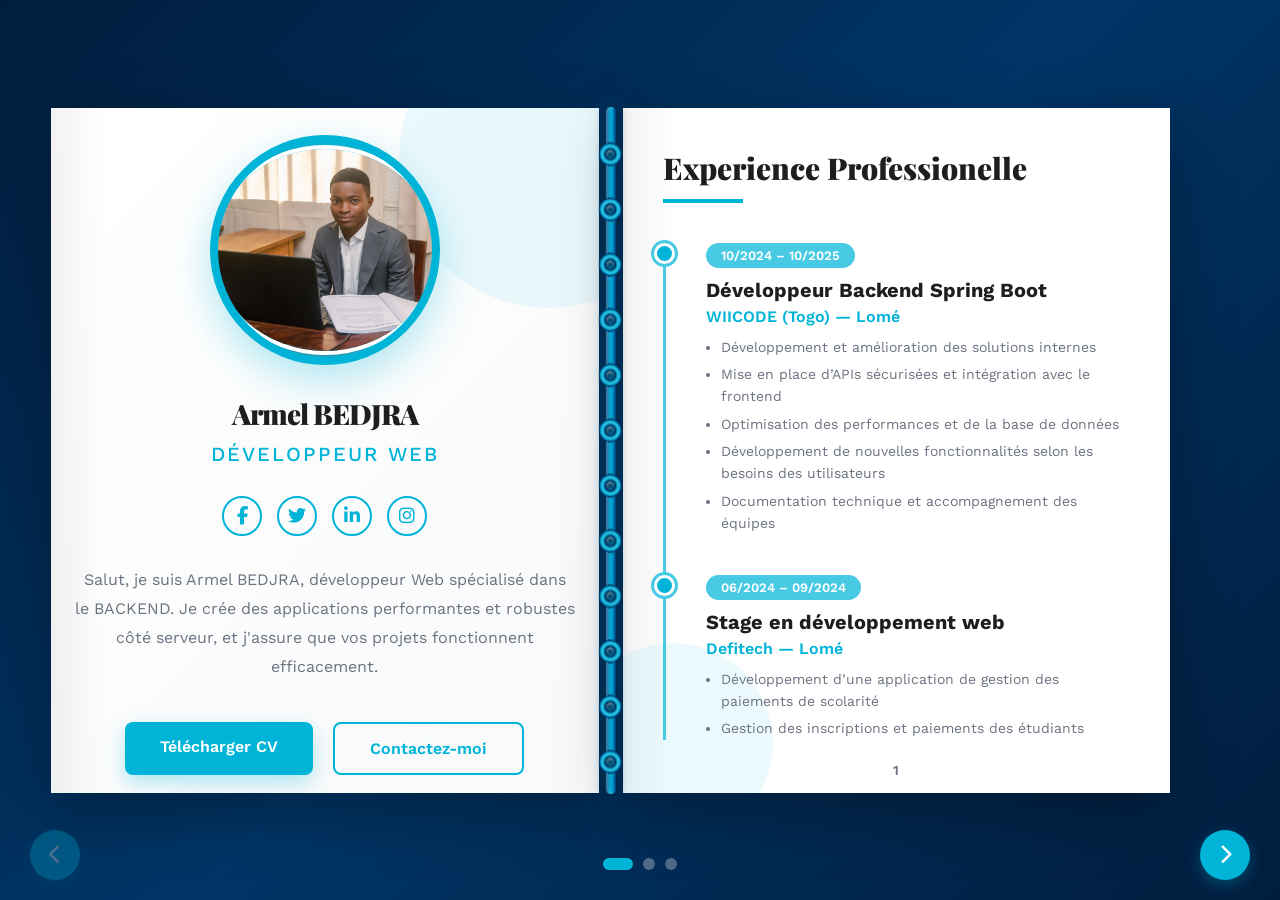
<file: index.html>
<!DOCTYPE html>
<html lang="fr">

<head>
    <meta charset="UTF-8">
    <meta name="viewport" content="width=device-width, initial-scale=1.0">
    <title>Portfolio - Armel bedjra</title>

    <!-- Fonts -->
    <link
        href="https://fonts.googleapis.com/css2?family=Playfair+Display:wght@700;900&family=Work+Sans:wght@300;400;500;600&display=swap"
        rel="stylesheet">
    <link rel="stylesheet" href="https://cdnjs.cloudflare.com/ajax/libs/font-awesome/6.4.0/css/all.min.css">

    <!-- CSS -->
    <link rel="stylesheet" href="style.css">
    <link rel="stylesheet" href="Responsivite.css">
    <link rel="stylesheet" href="page1.css">
    <link rel="stylesheet" href="page2.css">
</head>

<body>

    <div class="book-container">
        <div class="book">

            <!-- Page 1 -->
            <div class="page page-left" id="page-1">
                <div class="deco-circle deco-1"></div>
                <div class="profile-section">
                    <div class="profile-image">
                        <img src="assets/profile.JPG" alt="Profil">
                    </div>
                    <h6 class="name">Armel BEDJRA</h6>
                    <p class="title">Développeur Web</p>

                    <div class="social-links">
                        <a href="#" class="social-link"><i class="fab fa-facebook-f"></i></a>
                        <a href="#" class="social-link"><i class="fab fa-twitter"></i></a>
                        <a href="#" class="social-link"><i class="fab fa-linkedin-in"></i></a>
                        <a href="#" class="social-link"><i class="fab fa-instagram"></i></a>
                    </div>

                    <p class="bio">
                        Salut, je suis Armel BEDJRA, développeur Web spécialisé dans le BACKEND.
                        Je crée des applications performantes et robustes côté serveur,
                        et j'assure que vos projets fonctionnent efficacement.
                    </p>

                    <div class="buttons">
                        <a href="#" class="btn btn-primary">Télécharger CV</a>
                        <a href="#" class="btn btn-secondary">Contactez-moi</a>
                    </div>
                </div>
            </div>


            <!-- Page 2 -->
            <div class="page page-right" id="page-2">
                <div class="deco-circle deco-2"></div>
                <div class="experience-section">
                    <h2 class="section-title"> Experience Professionelle</h2>
                    <div class="timeline">
                        <!-- Expérience 1 -->
                        <div class="timeline-item">
                            <span class="job-period">10/2024 – 10/2025</span>
                            <h3 class="job-title">Développeur Backend Spring Boot</h3>
                            <p class="job-company">WIICODE (Togo) — Lomé</p>
                            <ul class="job-description">
                                <li>Développement et amélioration des solutions internes</li>
                                <li>Mise en place d’APIs sécurisées et intégration avec le frontend</li>
                                <li>Optimisation des performances et de la base de données</li>
                                <li>Développement de nouvelles fonctionnalités selon les besoins des utilisateurs</li>
                                <li>Documentation technique et accompagnement des équipes</li>
                            </ul>
                        </div>

                        <!-- Expérience 2 -->
                        <div class="timeline-item">
                            <span class="job-period">06/2024 – 09/2024</span>
                            <h3 class="job-title">Stage en développement web</h3>
                            <p class="job-company">Defitech — Lomé</p>
                            <ul class="job-description">
                                <li>Développement d’une application de gestion des paiements de scolarité</li>
                                <li>Gestion des inscriptions et paiements des étudiants</li>
                            </ul>
                        </div>
                    </div>
                </div>
                <div class="page-number">1</div>

            </div>

        </div>


        <!-- Page 3 -->




    </div>

    <!-- Navigation -->
    <div class="nav-arrows">
        <button class="arrow-btn" id="prev-btn" disabled>
            <i class="fas fa-chevron-left"></i>
        </button>
        <button class="arrow-btn" id="next-btn">
            <i class="fas fa-chevron-right"></i>
        </button>
    </div>

    <!-- Dots -->
    <div class="page-indicator">
        <div class="page-dot active" data-page="1"></div>
        <div class="page-dot" data-page="2"></div>
        <div class="page-dot" data-page="3"></div>
    </div>

    <script src="script.js"></script>
</body>

</html>
</file>
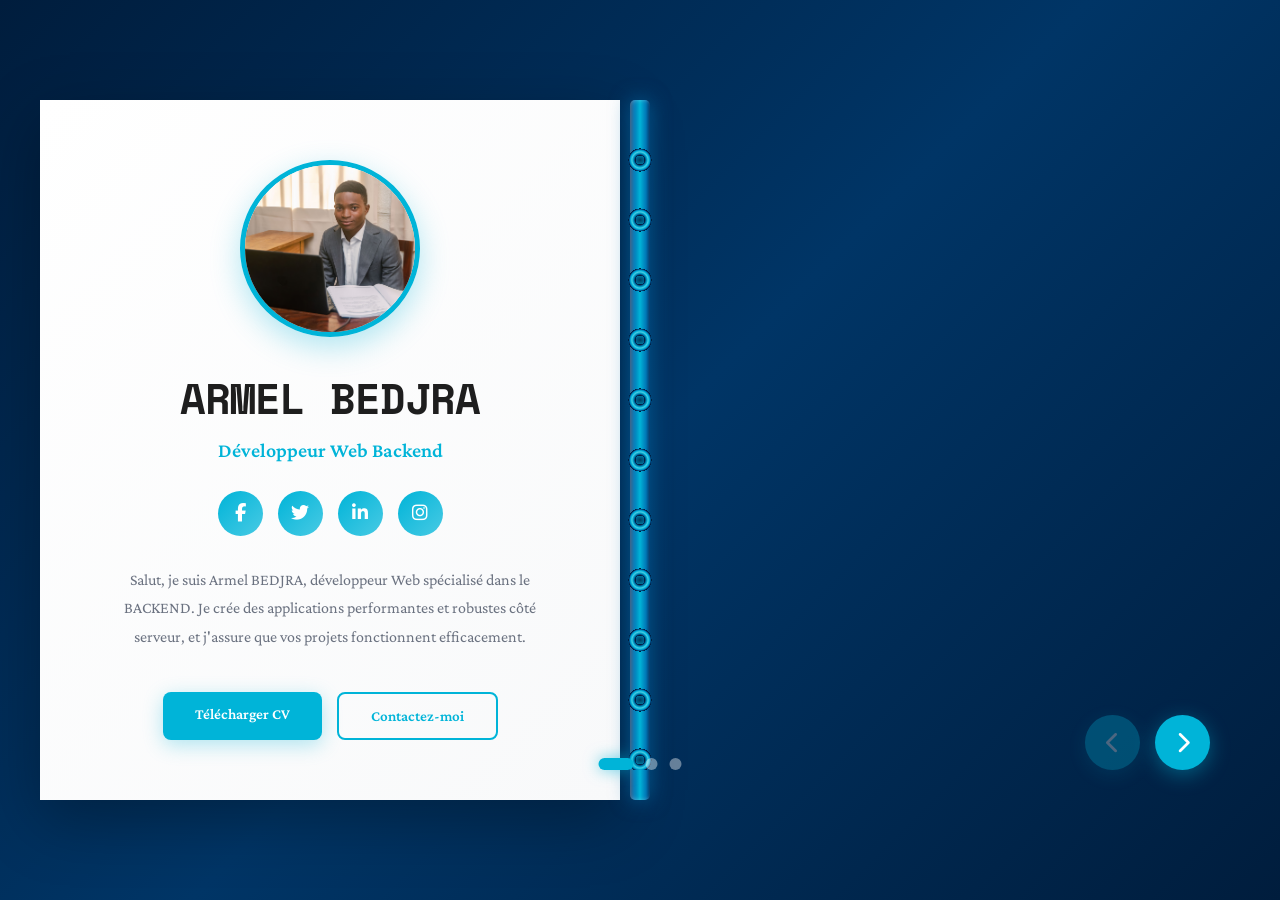
<file: Untitled-1.html>
<!DOCTYPE html>
<html lang="fr">

<head>
    <meta charset="UTF-8">
    <meta name="viewport" content="width=device-width, initial-scale=1.0">
    <title>Portfolio - Armel Bedjra</title>

    <!-- Fonts -->
    <link href="https://fonts.googleapis.com/css2?family=Crimson+Pro:wght@400;600;700&family=Space+Mono:wght@400;700&display=swap" rel="stylesheet">
    <link rel="stylesheet" href="https://cdnjs.cloudflare.com/ajax/libs/font-awesome/6.4.0/css/all.min.css">

    <style>
        * {
            margin: 0;
            padding: 0;
            box-sizing: border-box;
        }

        :root {
            --primary-blue: #00b4d8;
            --dark-blue: #0077b6;
            --accent-cyan: #48cae4;
            --bg-dark: #03045e;
            --text-dark: #1e1e1e;
            --text-light: #6b7280;
            --white: #ffffff;
            --shadow: rgba(0, 0, 0, 0.3);
        }

        body {
            font-family: 'Crimson Pro', serif;
            background: linear-gradient(135deg, #001d3d 0%, #003566 50%, #001d3d 100%);
            min-height: 100vh;
            display: flex;
            justify-content: center;
            align-items: center;
            padding: 20px;
            overflow-x: hidden;
        }

        .book-container {
            position: relative;
            width: 100%;
            max-width: 1200px;
            height: 700px;
            perspective: 2000px;
        }

        .book {
            position: relative;
            width: 100%;
            height: 100%;
            display: flex;
            justify-content: center;
            align-items: center;
            transform-style: preserve-3d;
        }

        /* Reliure centrale */
        .book::before {
            content: '';
            position: absolute;
            top: 0;
            left: 50%;
            transform: translateX(-50%);
            width: 20px;
            height: 100%;
            background: linear-gradient(to right,
                    #003566 0%,
                    #0077b6 20%,
                    #00b4d8 50%,
                    #0077b6 80%,
                    #003566 100%);
            border-radius: 5px;
            box-shadow:
                0 0 20px rgba(0, 119, 182, 0.6),
                inset 2px 0 4px rgba(255, 255, 255, 0.3);
            z-index: 100;
        }

        /* Anneaux de spirale */
        .book::after {
            content: '';
            position: absolute;
            top: 30px;
            left: 50%;
            transform: translateX(-50%);
            width: 100%;
            height: calc(100% - 60px);
            z-index: 101;
            pointer-events: none;
            background-image:
                radial-gradient(circle 8px at center, rgba(0, 29, 61, 0.8) 0%, transparent 100%),
                radial-gradient(circle 16px at center,
                    transparent 0%, transparent 28%,
                    #001d3d 28%, #003566 32%,
                    #0077b6 36%, #00b4d8 42%,
                    #48cae4 50%, #00b4d8 58%,
                    #0077b6 64%, #003566 68%,
                    #001d3d 72%, transparent 72%);
            background-size: 40px 60px;
            background-position: center top;
            background-repeat: repeat-y;
        }

        .page {
            position: absolute;
            width: calc(50% - 20px);
            height: 100%;
            background: var(--white);
            box-shadow: 0 20px 60px var(--shadow);
            padding: 60px 50px;
            overflow-y: auto;
            overflow-x: hidden;
            transform-style: preserve-3d;
            transition: transform 0.8s cubic-bezier(0.645, 0.045, 0.355, 1),
                        opacity 0.8s ease;
        }

        .page::-webkit-scrollbar {
            width: 6px;
        }

        .page::-webkit-scrollbar-track {
            background: #f1f1f1;
        }

        .page::-webkit-scrollbar-thumb {
            background: var(--primary-blue);
            border-radius: 3px;
        }

        .page-left {
            left: 0;
            transform-origin: right center;
            background: linear-gradient(135deg, #ffffff 0%, #f8f9fa 100%);
        }

        .page-right {
            right: 0;
            transform-origin: left center;
            background: linear-gradient(135deg, #f8f9fa 0%, #ffffff 100%);
        }

        .page.hidden {
            opacity: 0;
            pointer-events: none;
        }

        /* Page 1 - Profile */
        .profile-section {
            display: flex;
            flex-direction: column;
            align-items: center;
            text-align: center;
            height: 100%;
            justify-content: center;
        }

        .profile-image {
            width: 180px;
            height: 180px;
            border-radius: 50%;
            overflow: hidden;
            border: 5px solid var(--primary-blue);
            box-shadow: 0 10px 30px rgba(0, 180, 216, 0.3);
            margin-bottom: 30px;
            animation: fadeInScale 0.8s ease-out;
        }

        @keyframes fadeInScale {
            from {
                opacity: 0;
                transform: scale(0.8);
            }
            to {
                opacity: 1;
                transform: scale(1);
            }
        }

        .profile-image img {
            width: 100%;
            height: 100%;
            object-fit: cover;
        }

        .name {
            font-size: 42px;
            font-weight: 700;
            color: var(--text-dark);
            margin-bottom: 10px;
            font-family: 'Space Mono', monospace;
            letter-spacing: -1px;
        }

        .title {
            font-size: 20px;
            color: var(--primary-blue);
            font-weight: 600;
            margin-bottom: 30px;
        }

        .social-links {
            display: flex;
            gap: 15px;
            margin-bottom: 30px;
        }

        .social-link {
            width: 45px;
            height: 45px;
            border-radius: 50%;
            background: linear-gradient(135deg, var(--primary-blue), var(--accent-cyan));
            color: var(--white);
            display: flex;
            align-items: center;
            justify-content: center;
            text-decoration: none;
            transition: all 0.3s ease;
            font-size: 18px;
        }

        .social-link:hover {
            transform: translateY(-5px) scale(1.1);
            box-shadow: 0 10px 25px rgba(0, 180, 216, 0.4);
        }

        .bio {
            font-size: 16px;
            line-height: 1.8;
            color: var(--text-light);
            margin-bottom: 40px;
            max-width: 450px;
        }

        .buttons {
            display: flex;
            gap: 15px;
            flex-wrap: wrap;
            justify-content: center;
        }

        .btn {
            padding: 14px 32px;
            border-radius: 8px;
            text-decoration: none;
            font-weight: 600;
            font-size: 15px;
            transition: all 0.3s ease;
            display: inline-block;
        }

        .btn-primary {
            background: var(--primary-blue);
            color: var(--white);
            box-shadow: 0 5px 20px rgba(0, 180, 216, 0.3);
        }

        .btn-primary:hover {
            background: var(--dark-blue);
            transform: translateY(-3px);
            box-shadow: 0 8px 30px rgba(0, 180, 216, 0.5);
        }

        .btn-secondary {
            background: transparent;
            color: var(--primary-blue);
            border: 2px solid var(--primary-blue);
        }

        .btn-secondary:hover {
            background: var(--primary-blue);
            color: var(--white);
            transform: translateY(-3px);
        }

        /* Page 2 - Experience */
        .experience-section {
            padding: 20px 0;
        }

        .section-title {
            font-size: 36px;
            font-weight: 700;
            color: var(--text-dark);
            margin-bottom: 40px;
            position: relative;
            padding-bottom: 15px;
            font-family: 'Space Mono', monospace;
        }

        .section-title::after {
            content: '';
            position: absolute;
            bottom: 0;
            left: 0;
            width: 80px;
            height: 4px;
            background: linear-gradient(90deg, var(--primary-blue), var(--accent-cyan));
            border-radius: 2px;
        }

        .timeline {
            position: relative;
            padding-left: 30px;
        }

        .timeline::before {
            content: '';
            position: absolute;
            left: 0;
            top: 0;
            bottom: 0;
            width: 3px;
            background: linear-gradient(180deg, var(--primary-blue), var(--accent-cyan));
        }

        .timeline-item {
            position: relative;
            margin-bottom: 40px;
            padding-left: 30px;
        }

        .timeline-item::before {
            content: '';
            position: absolute;
            left: -34px;
            top: 5px;
            width: 14px;
            height: 14px;
            border-radius: 50%;
            background: var(--primary-blue);
            border: 3px solid var(--white);
            box-shadow: 0 0 0 3px var(--primary-blue);
        }

        .job-period {
            display: inline-block;
            background: var(--accent-cyan);
            color: var(--white);
            padding: 6px 16px;
            border-radius: 20px;
            font-size: 13px;
            font-weight: 600;
            margin-bottom: 12px;
            font-family: 'Space Mono', monospace;
        }

        .job-title {
            font-size: 22px;
            font-weight: 700;
            color: var(--text-dark);
            margin-bottom: 8px;
        }

        .job-company {
            font-size: 16px;
            color: var(--primary-blue);
            font-weight: 600;
            margin-bottom: 15px;
        }

        .job-description {
            list-style: none;
            padding-left: 0;
        }

        .job-description li {
            font-size: 15px;
            line-height: 1.7;
            color: var(--text-light);
            margin-bottom: 10px;
            padding-left: 25px;
            position: relative;
        }

        .job-description li::before {
            content: '▹';
            position: absolute;
            left: 0;
            color: var(--primary-blue);
            font-weight: bold;
            font-size: 18px;
        }

        /* Page 3 - Skills */
        .skills-section {
            padding: 20px 0;
        }

        .skills-grid {
            display: grid;
            grid-template-columns: 1fr;
            gap: 25px;
            margin-top: 30px;
        }

        .skill-card {
            background: linear-gradient(135deg, #f8f9fa 0%, #ffffff 100%);
            padding: 30px;
            border-radius: 15px;
            border: 2px solid var(--accent-cyan);
            transition: all 0.3s ease;
        }

        .skill-card:hover {
            transform: translateY(-5px);
            box-shadow: 0 15px 40px rgba(0, 180, 216, 0.2);
            border-color: var(--primary-blue);
        }

        .skill-icon {
            font-size: 40px;
            color: var(--primary-blue);
            margin-bottom: 15px;
        }

        .skill-name {
            font-size: 22px;
            font-weight: 700;
            color: var(--text-dark);
            margin-bottom: 10px;
            font-family: 'Space Mono', monospace;
        }

        .skill-description {
            font-size: 15px;
            line-height: 1.7;
            color: var(--text-light);
            margin-bottom: 15px;
        }

        /* Navigation */
        .nav-arrows {
            position: absolute;
            bottom: 30px;
            right: 30px;
            display: flex;
            gap: 15px;
            z-index: 200;
        }

        .arrow-btn {
            width: 55px;
            height: 55px;
            border-radius: 50%;
            background: var(--primary-blue);
            color: var(--white);
            border: none;
            cursor: pointer;
            display: flex;
            align-items: center;
            justify-content: center;
            font-size: 22px;
            transition: all 0.3s ease;
            box-shadow: 0 5px 20px rgba(0, 180, 216, 0.4);
        }

        .arrow-btn:hover:not(:disabled) {
            background: var(--dark-blue);
            transform: scale(1.1);
            box-shadow: 0 8px 30px rgba(0, 180, 216, 0.6);
        }

        .arrow-btn:disabled {
            opacity: 0.3;
            cursor: not-allowed;
        }

        .page-indicator {
            position: absolute;
            bottom: 30px;
            left: 50%;
            transform: translateX(-50%);
            display: flex;
            gap: 12px;
            z-index: 200;
        }

        .page-dot {
            width: 12px;
            height: 12px;
            border-radius: 50%;
            background: rgba(255, 255, 255, 0.4);
            cursor: pointer;
            transition: all 0.3s ease;
        }

        .page-dot:hover {
            background: rgba(255, 255, 255, 0.7);
        }

        .page-dot.active {
            background: var(--primary-blue);
            width: 35px;
            border-radius: 6px;
            box-shadow: 0 0 15px rgba(0, 180, 216, 0.6);
        }

        /* Responsive */
        @media (max-width: 768px) {
            .book::before,
            .book::after {
                display: none;
            }

            .book-container {
                height: auto;
                min-height: 600px;
            }

            .book {
                flex-direction: column;
            }

            .page {
                position: relative;
                width: 100%;
                margin-bottom: 20px;
            }

            .page-left,
            .page-right {
                left: auto;
                right: auto;
            }

            .name {
                font-size: 32px;
            }

            .section-title {
                font-size: 28px;
            }
        }
    </style>
</head>

<body>
    <div class="book-container">
        <div class="book">
            <!-- Page 1 - Profile -->
            <div class="page page-left" id="page-1">
                <div class="profile-section">
                    <div class="profile-image">
                        <img src="assets/profile.JPG" alt="Profil">
                    </div>
                    <h1 class="name">ARMEL BEDJRA</h1>
                    <p class="title">Développeur Web Backend</p>

                    <div class="social-links">
                        <a href="#" class="social-link"><i class="fab fa-facebook-f"></i></a>
                        <a href="#" class="social-link"><i class="fab fa-twitter"></i></a>
                        <a href="#" class="social-link"><i class="fab fa-linkedin-in"></i></a>
                        <a href="#" class="social-link"><i class="fab fa-instagram"></i></a>
                    </div>

                    <p class="bio">
                        Salut, je suis Armel BEDJRA, développeur Web spécialisé dans le BACKEND.
                        Je crée des applications performantes et robustes côté serveur,
                        et j'assure que vos projets fonctionnent efficacement.
                    </p>

                    <div class="buttons">
                        <a href="#" class="btn btn-primary">Télécharger CV</a>
                        <a href="#" class="btn btn-secondary">Contactez-moi</a>
                    </div>
                </div>
            </div>

            <!-- Page 2 - Experience -->
            <div class="page page-right hidden" id="page-2">
                <div class="experience-section">
                    <h2 class="section-title">Expérience Professionnelle</h2>
                    <div class="timeline">
                        <div class="timeline-item">
                            <span class="job-period">10/2024 – 10/2025</span>
                            <h3 class="job-title">Développeur Backend Spring Boot</h3>
                            <p class="job-company">WIICODE (Togo) — Lomé</p>
                            <ul class="job-description">
                                <li>Développement et amélioration des solutions internes</li>
                                <li>Mise en place d'APIs sécurisées et intégration avec le frontend</li>
                                <li>Optimisation des performances et de la base de données</li>
                                <li>Développement de nouvelles fonctionnalités selon les besoins des utilisateurs</li>
                                <li>Documentation technique et accompagnement des équipes</li>
                            </ul>
                        </div>

                        <div class="timeline-item">
                            <span class="job-period">06/2024 – 09/2024</span>
                            <h3 class="job-title">Stage en développement web</h3>
                            <p class="job-company">Defitech — Lomé</p>
                            <ul class="job-description">
                                <li>Développement d'une application de gestion des paiements de scolarité</li>
                                <li>Gestion des inscriptions et paiements des étudiants</li>
                            </ul>
                        </div>
                    </div>
                </div>
            </div>

            <!-- Page 3 - Skills -->
            <div class="page page-left hidden" id="page-3">
                <div class="skills-section">
                    <h2 class="section-title">Compétences</h2>
                    <div class="skills-grid">
                        <div class="skill-card">
                            <div class="skill-icon"><i class="fab fa-java"></i></div>
                            <h3 class="skill-name">Backend Development</h3>
                            <p class="skill-description">
                                Expertise en Spring Boot, API REST, sécurité et architecture microservices.
                            </p>
                        </div>

                        <div class="skill-card">
                            <div class="skill-icon"><i class="fas fa-database"></i></div>
                            <h3 class="skill-name">Bases de données</h3>
                            <p class="skill-description">
                                Maîtrise de SQL, PostgreSQL, MySQL et optimisation des requêtes.
                            </p>
                        </div>

                        <div class="skill-card">
                            <div class="skill-icon"><i class="fas fa-code"></i></div>
                            <h3 class="skill-name">Développement Web</h3>
                            <p class="skill-description">
                                HTML, CSS, JavaScript et intégration frontend-backend.
                            </p>
                        </div>

                        <div class="skill-card">
                            <div class="skill-icon"><i class="fas fa-tools"></i></div>
                            <h3 class="skill-name">Outils & DevOps</h3>
                            <p class="skill-description">
                                Git, Docker, CI/CD et déploiement d'applications.
                            </p>
                        </div>
                    </div>
                </div>
            </div>
        </div>

        <!-- Navigation -->
        <div class="page-indicator">
            <div class="page-dot active" data-page="1"></div>
            <div class="page-dot" data-page="2"></div>
            <div class="page-dot" data-page="3"></div>
        </div>

        <div class="nav-arrows">
            <button class="arrow-btn" id="prev-btn" disabled>
                <i class="fas fa-chevron-left"></i>
            </button>
            <button class="arrow-btn" id="next-btn">
                <i class="fas fa-chevron-right"></i>
            </button>
        </div>
    </div>

    <script>
        let currentPage = 1;
        const totalPages = 3;

        const pages = {
            1: document.getElementById('page-1'),
            2: document.getElementById('page-2'),
            3: document.getElementById('page-3')
        };

        const prevBtn = document.getElementById('prev-btn');
        const nextBtn = document.getElementById('next-btn');
        const pageDots = document.querySelectorAll('.page-dot');

        function updatePages() {
            // Cacher toutes les pages
            Object.values(pages).forEach(page => {
                page.classList.add('hidden');
            });

            // Afficher la page courante et sa page opposée
            if (currentPage === 1) {
                pages[1].classList.remove('hidden');
            } else if (currentPage === 2) {
                pages[2].classList.remove('hidden');
            } else if (currentPage === 3) {
                pages[3].classList.remove('hidden');
            }

            // Mise à jour des boutons
            prevBtn.disabled = currentPage === 1;
            nextBtn.disabled = currentPage === totalPages;

            // Mise à jour des indicateurs
            pageDots.forEach((dot, index) => {
                dot.classList.toggle('active', index + 1 === currentPage);
            });
        }

        function goToPage(pageNum) {
            if (pageNum >= 1 && pageNum <= totalPages) {
                currentPage = pageNum;
                updatePages();
            }
        }

        nextBtn.addEventListener('click', () => {
            if (currentPage < totalPages) {
                goToPage(currentPage + 1);
            }
        });

        prevBtn.addEventListener('click', () => {
            if (currentPage > 1) {
                goToPage(currentPage - 1);
            }
        });

        pageDots.forEach(dot => {
            dot.addEventListener('click', () => {
                const pageNum = parseInt(dot.dataset.page);
                goToPage(pageNum);
            });
        });

        // Initialisation
        updatePages();
    </script>
</body>

</html>
</file>
<file: style.css>
* {
    margin: 0;
    padding: 0;
    box-sizing: border-box;
}

:root {
    --primary-blue: #00b4d8;
    --dark-blue: #0077b6;
    --accent-cyan: #48cae4;
    --bg-dark: #03045e;
    --text-dark: #1e1e1e;
    --text-light: #6b7280;
    --white: #ffffff;
    --shadow: rgba(0, 0, 0, 0.3);
}

body {
    font-family: 'Work Sans', sans-serif;
    background: linear-gradient(135deg, #001d3d 0%, #003566 50%, #001d3d 100%);
    min-height: 100vh;
    display: flex;
    justify-content: center;
    align-items: center;
    padding: 20px;
    perspective: 2000px;
    overflow-x: hidden;
}

.book-container {
    position: relative;
    width: 95%;
    max-width: 1400px;
    height: 685px;
    transform-style: preserve-3d;
    animation: floatIn 1.5s ease-out;
}

@keyframes floatIn {
    from {
        opacity: 0;
        transform: translateY(50px) rotateY(-15deg);
    }

    to {
        opacity: 1;
        transform: translateY(0) rotateY(0deg);
    }
}

.book {
    position: relative;
    width: 95%;
    height: 100%;
    display: flex;
    transform-style: preserve-3d;
}



/* ============================================
   RELIURE SPIRALE AVEC ANNEAUX CIRCULAIRES
   Adaptée aux couleurs du portfolio (bleu)
   ============================================ */

.book::before {
    content: '';
    position: absolute;
    top: 0;
    left: 50%;
    transform: translateX(-50%) translateZ(6px);
    width: 10px;
    height: 100%;
    background: linear-gradient(
        to right,
        #003566 0%,
        #0077b6 20%,
        #00b4d8 50%,
        #0077b6 80%,
        #003566 100%
    );
    border-radius: 5px;
    box-shadow: 
        0 0 15px rgba(0, 119, 182, 0.5),
        inset 2px 0 3px rgba(255, 255, 255, 0.3),
        -2px 0 8px rgba(0, 0, 0, 0.3),
        2px 0 8px rgba(0, 0, 0, 0.3);
    z-index: 20;
    pointer-events: none;
}

.book::after {
    content: '';
    position: absolute;
    top: 20px;
    left: 50%;
    transform: translateX(-50%) translateZ(9px);
    width: 100%;
    height: calc(100% - 40px);
    z-index: 21;
    pointer-events: none;
    
    /* Anneaux de spirale répétés avec couleurs bleues */
    background-image: 
        /* Ombre intérieure de l'anneau */
        radial-gradient(circle 8px at center,
            rgba(0, 29, 61, 0.8) 0%,
            transparent 100%
        ),
        /* Anneau principal avec gradient bleu métallique */
        radial-gradient(circle 16px at center,
            transparent 0%,
            transparent 28%,
            #001d3d 28%,
            #003566 32%,
            #0077b6 36%,
            #00b4d8 42%,
            #48cae4 50%,
            #00b4d8 58%,
            #0077b6 64%,
            #003566 68%,
            #001d3d 72%,
            transparent 72%,
            transparent 100%
        ),
        /* Reflet brillant sur l'anneau */
        radial-gradient(ellipse 12px 6px at 48% 45%,
            rgba(255, 255, 255, 0.7) 0%,
            rgba(72, 202, 228, 0.4) 50%,
            transparent 100%
        );
    
    background-size: 40px 55px;
    background-position: center top;
    background-repeat: repeat-y;
}

/* ============================================
   MASQUER LA RELIURE SUR MOBILE
   ============================================ */

@media (max-width: 768px) {
    .book::before,
    .book::after {
        display: none;
    }
}

.page {
    position: absolute;
    width: calc(50% - 12px);
    height: 100%;
    background: var(--white);
    box-shadow: 0 20px 60px var(--shadow);
    padding: 20px;
    transform-origin: left center;
    transform-style: preserve-3d;
    transition: transform 1s cubic-bezier(0.645, 0.045, 0.355, 1);
    overflow-y: auto;
    overflow-x: hidden;
    
}

.page {
    transition:
        transform 1s cubic-bezier(0.645, 0.045, 0.355, 1),
        box-shadow 0.6s ease;
}


.page::-webkit-scrollbar {
    width: 6px;
}

.page::-webkit-scrollbar-track {
    background: #f1f1f1;
}

.page::-webkit-scrollbar-thumb {
    background: var(--primary-blue);
    border-radius: 3px;
}



.page::before {
    content: '';
    position: absolute;
    top: 0;
    left: 0;
    width: 95%;



    height: 100%;
    background: linear-gradient(90deg, rgba(0, 0, 0, 0.05) 0%, transparent 10%);
    pointer-events: none;
}

.page-left {
    left: 0;
    background: linear-gradient(135deg, #ffffff 0%, #f8f9fa 100%);
}

.page-right {
    left: calc(50% + 12px);
    transform-origin: left center;
}


.page.flipped {
    transform: rotateY(-180deg);
    pointer-events: none;
    box-shadow: -30px 0 50px rgba(0, 0, 0, 0.25);
}




/* Page 3 - Skills */
.skills-section {
    padding: 40px 20px;
}

.skills-grid {
    display: grid;
    grid-template-columns: repeat(2, 1fr);
    gap: 30px;
    margin-top: 30px;
}

.skill-card {
    background: linear-gradient(135deg, #f8f9fa 0%, #ffffff 100%);
    padding: 30px;
    border-radius: 15px;
    border: 2px solid var(--accent-cyan);
    transition: all 0.3s ease;
    animation: fadeInUp 0.6s ease-out backwards;
}

.skill-card:nth-child(1) {
    animation-delay: 0s;
}

.skill-card:nth-child(2) {
    animation-delay: 0.1s;
}

.skill-card:nth-child(3) {
    animation-delay: 0.2s;
}

.skill-card:nth-child(4) {
    animation-delay: 0.3s;
}

@keyframes fadeInUp {
    from {
        opacity: 0;
        transform: translateY(20px);
    }
    to {
        opacity: 1;
        transform: translateY(0);
    }
}

.skill-card:hover {
    transform: translateY(-10px);
    box-shadow: 0 15px 40px rgba(0, 180, 216, 0.2);
    border-color: var(--primary-blue);
}

.skill-icon {
    font-size: 40px;
    color: var(--primary-blue);
    margin-bottom: 15px;
}

.skill-name {
    font-size: 20px;
    font-weight: 700;
    color: var(--text-dark);
    margin-bottom: 10px;
}

.skill-description {
    font-size: 14px;
    line-height: 1.6;
    color: var(--text-light);
    margin-bottom: 15px;
}

.btn-read-more {
    background: var(--primary-blue);
    color: var(--white);
    padding: 10px 25px;
    border-radius: 6px;
    font-size: 14px;
    font-weight: 600;
    text-decoration: none;
    display: inline-block;
    transition: all 0.3s ease;
}

.btn-read-more:hover {
    background: var(--dark-blue);
    transform: translateX(5px);
}

/* Navigation */
.nav-arrows {
    position: absolute;
    bottom: 20px; /* distance depuis le bas */
    width: 100%;
    display: flex;
    justify-content: space-between; /* un à gauche, un à droite */
    padding: 0 30px; /* distance des bords */
    z-index: 1000;
}

.arrow-btn {
    width: 50px;
    height: 50px;
    border-radius: 50%;
    background: var(--primary-blue);
    color: var(--white);
    border: none;
    cursor: pointer;
    display: flex;
    align-items: center;
    justify-content: center;
    font-size: 20px;
    transition: all 0.3s ease;
    box-shadow: 0 5px 15px rgba(0, 180, 216, 0.3);
}

.arrow-btn:hover:not(:disabled) {
    background: var(--dark-blue);
    transform: scale(1.1);
    box-shadow: 0 8px 25px rgba(0, 180, 216, 0.5);
}

.arrow-btn:disabled {
    opacity: 0.3;
    cursor: not-allowed;
}




.page-indicator {
    position: absolute;
    bottom: 30px;
    left: 50%;
    transform: translateX(-50%);
    display: flex;
    gap: 10px;
    z-index: 1000;
}

.page-dot {
    width: 12px;
    height: 12px;
    border-radius: 50%;
    background: rgba(255, 255, 255, 0.3);
    cursor: pointer;
    transition: all 0.3s ease;
}

.page-dot.active {
    background: var(--primary-blue);
    width: 30px;
    border-radius: 6px;
}

/* Decorative elements */
.deco-circle {
    position: absolute;
    border-radius: 50%;
    background: var(--accent-cyan);
    opacity: 0.1;
    pointer-events: none;
}

.deco-1 {
    width: 300px;
    height: 300px;
    top: -100px;
    right: -100px;
}

.deco-2 {
    width: 200px;
    height: 200px;
    bottom: -50px;
    left: -50px;
}
</file>
<file: Responsivite.css>
/* ============================================
   RESPONSIVE STYLES - AMÉLIORATIONS
   ============================================ */

/* Tablettes et écrans moyens */
@media (max-width: 1200px) {
    .book-container {
        height: 650px;
        max-width: 1000px;
    }

    .page {
        padding: 50px 40px;
    }

    .name {
        font-size: 42px;
    }

    .title {
        font-size: 20px;
    }

    .profile-image {
        width: 180px;
        height: 180px;
    }

    .profile-image i {
        font-size: 70px;
    }

    .section-title {
        font-size: 32px;
    }

    .skills-grid {
        gap: 20px;
    }

    .skill-card {
        padding: 25px;
    }
}

/* Tablettes portrait */
@media (max-width: 992px) {
    body {
        padding: 15px;
    }

    .book-container {
        height: 600px;
        max-width: 800px;
    }

    .page {
        padding: 40px 30px;
    }

    .name {
        font-size: 36px;
    }

    .title {
        font-size: 18px;
        letter-spacing: 1px;
    }

    .profile-image {
        width: 160px;
        height: 160px;
        margin-bottom: 25px;
    }

    .profile-image i {
        font-size: 60px;
    }

    .bio {
        font-size: 15px;
        margin-bottom: 30px;
    }

    .section-title {
        font-size: 28px;
        margin-bottom: 30px;
    }

    .timeline {
        padding-left: 25px;
    }

    .timeline-item {
        margin-bottom: 30px;
    }

    .job-title {
        font-size: 18px;
    }

    .skills-grid {
        grid-template-columns: 1fr;
        gap: 20px;
    }

    .nav-arrows {
        bottom: 20px;
        right: 20px;
    }

    .arrow-btn {
        width: 45px;
        height: 45px;
        font-size: 18px;
    }

    .page-indicator {
        bottom: 20px;
    }
}

/* Mobile paysage et petites tablettes */
@media (max-width: 768px) {
    body {
        padding: 10px;
        perspective: none;
        align-items: flex-start;
        padding-top: 20px;
    }

    .book-container {
        height: auto;
        min-height: auto;
        max-width: 100%;
        animation: none;
    }

    .book {
        flex-direction: column;
        transform-style: flat;
    }

    .page {
        position: relative !important;
        width: 100% !important;
        left: 0 !important;
        transform: none !important;
        margin-bottom: 20px;
        padding: 40px 25px;
        min-height: auto;
        box-shadow: 0 10px 30px rgba(0, 0, 0, 0.2);
    }

    .page.flipped {
        transform: none !important;
        pointer-events: auto;
    }

    .page::before {
        display: none;
    }

    .profile-section {
        height: auto;
        padding: 20px 0;
    }

    .profile-image {
        width: 140px;
        height: 140px;
        margin-bottom: 20px;
        border: 6px solid var(--primary-blue);
    }

    .profile-image i {
        font-size: 50px;
    }

    .name {
        font-size: 32px;
        margin-bottom: 8px;
    }

    .title {
        font-size: 16px;
        margin-bottom: 25px;
        letter-spacing: 1px;
    }

    .social-links {
        gap: 12px;
        margin-bottom: 25px;
    }

    .social-link {
        width: 45px;
        height: 45px;
        font-size: 18px;
    }

    .bio {
        font-size: 14px;
        line-height: 1.7;
        margin-bottom: 25px;
        padding: 0 10px;
    }

    .buttons {
        flex-direction: column;
        width: 95%;



        gap: 15px;
    }

    .btn {
        width: 95%;



        padding: 14px 30px;
        font-size: 15px;
    }

    .experience-section,
    .skills-section {
        padding: 30px 15px;
    }

    .section-title {
        font-size: 26px;
        margin-bottom: 25px;
    }

    .section-title::after {
        width: 60px;
        height: 3px;
    }

    .timeline {
        padding-left: 20px;
        border-left-width: 2px;
    }

    .timeline-item {
        margin-bottom: 25px;
    }

    .timeline-item::before {
        left: -27px;
        width: 12px;
        height: 12px;
    }

    .job-period {
        font-size: 12px;
        padding: 4px 12px;
    }

    .job-title {
        font-size: 17px;
    }

    .job-company {
        font-size: 15px;
    }

    .job-description {
        font-size: 13px;
    }

    .skills-grid {
        grid-template-columns: 1fr;
        gap: 15px;
    }

    .skill-card {
        padding: 25px 20px;
    }

    .skill-icon {
        font-size: 35px;
    }

    .skill-name {
        font-size: 18px;
    }

    .skill-description {
        font-size: 13px;
    }

    .nav-arrows {
        bottom: 15px;
        right: 15px;
        gap: 10px;
    }

    .arrow-btn {
        width: 40px;
        height: 40px;
        font-size: 16px;
    }

    .page-indicator {
        bottom: 15px;
        gap: 8px;
    }

    .page-dot {
        width: 10px;
        height: 10px;
    }

    .page-dot.active {
        width: 24px;
    }

    .deco-1,
    .deco-2 {
        display: none;
    }
}

/* Petits mobiles */
@media (max-width: 480px) {
    body {
        padding: 5px;
    }

    .page {
        padding: 30px 20px;
        margin-bottom: 15px;
    }

    .profile-image {
        width: 120px;
        height: 120px;
        margin-bottom: 15px;
        border-width: 5px;
    }

    .profile-image i {
        font-size: 45px;
    }

    .name {
        font-size: 28px;
        letter-spacing: 0;
    }

    .title {
        font-size: 14px;
        margin-bottom: 20px;
    }

    .social-links {
        gap: 10px;
        margin-bottom: 20px;
    }

    .social-link {
        width: 40px;
        height: 40px;
        font-size: 16px;
    }

    .bio {
        font-size: 13px;
        margin-bottom: 20px;
    }

    .btn {
        padding: 12px 25px;
        font-size: 14px;
    }

    .section-title {
        font-size: 24px;
        margin-bottom: 20px;
    }

    .section-title::after {
        width: 50px;
    }

    .timeline {
        padding-left: 18px;
    }

    .timeline-item::before {
        left: -25px;
        width: 10px;
        height: 10px;
    }

    .job-title {
        font-size: 16px;
    }

    .job-company {
        font-size: 14px;
    }

    .job-description {
        font-size: 12px;
    }

    .skill-card {
        padding: 20px 15px;
    }

    .skill-icon {
        font-size: 32px;
    }

    .skill-name {
        font-size: 17px;
    }

    .skill-description {
        font-size: 12px;
    }

    .btn-read-more {
        padding: 8px 20px;
        font-size: 13px;
    }

    .nav-arrows {
        bottom: 10px;
        right: 10px;
    }

    .arrow-btn {
        width: 36px;
        height: 36px;
        font-size: 14px;
    }
}

/* Très petits mobiles */
@media (max-width: 360px) {
    .page {
        padding: 25px 15px;
    }

    .name {
        font-size: 24px;
    }

    .title {
        font-size: 13px;
    }

    .profile-image {
        width: 100px;
        height: 100px;
    }

    .profile-image i {
        font-size: 40px;
    }

    .section-title {
        font-size: 22px;
    }

    .job-title {
        font-size: 15px;
    }

    .skill-name {
        font-size: 16px;
    }
}

/* Mode paysage mobile */
@media (max-height: 600px) and (orientation: landscape) {
    body {
        align-items: flex-start;
        padding: 10px;
    }

    .book-container {
        margin: 10px 0;
    }

    .page {
        padding: 30px 20px;
    }

    .profile-section {
        padding: 10px 0;
    }

    .profile-image {
        width: 120px;
        height: 120px;
        margin-bottom: 15px;
    }

    .name {
        font-size: 28px;
        margin-bottom: 5px;
    }

    .title {
        font-size: 16px;
        margin-bottom: 15px;
    }

    .bio {
        margin-bottom: 15px;
    }

    .section-title {
        margin-bottom: 20px;
    }
}
</file>
<file: page1.css>
/* Page 1 - Profile */
.profile-section {
    display: flex;
    flex-direction: column;
    align-items: center;
    justify-content: center;
    height: 100%;
    text-align: center;
    position: relative;
}

.profile-image {
    width: 230px;
    height: 230px;
    border-radius: 50%;
    border: 8px solid var(--primary-blue);
    overflow: hidden;
    margin-bottom: 30px;
    box-shadow: 0 15px 40px rgba(0, 180, 216, 0.3);
    background: linear-gradient(135deg, var(--primary-blue), var(--accent-cyan));
    display: flex;
    align-items: center;
    justify-content: center;
    flex-shrink: 0;
    margin-top: 10px;
}

.profile-image img {
    width: 230px;            /* largeur de l'image */
    height:210px;           /* hauteur de l'image */
    border-radius: 50%;      /* rend l'image ronde */
    object-fit: cover;       /* recadre l'image pour qu'elle remplisse le cercle */
    border: 4px solid #fff;  /* contour blanc autour */
    box-shadow: 0 4px 12px rgba(0,0,0,0.3); /* ombre pour effet 3D */
    transition: transform 0.3s ease; /* transition pour effet au survol */
}

.profile-image img:hover {
    transform: scale(1.1);   /* effet zoom au survol */
}


@keyframes pulse {
    0%, 100% {
        transform: scale(1);
        box-shadow: 0 15px 40px rgba(0, 180, 216, 0.3);
    }
    50% {
        transform: scale(1.05);
        box-shadow: 0 20px 50px rgba(0, 180, 216, 0.5);
    }
}

.profile-image i {
    font-size: 80px;
    color: var(--white);
}

.name {
    font-family: 'Playfair Display', serif;
    font-size: 28px;
    font-weight: 900;
    color: var(--text-dark);
    margin-bottom: 10px;
    letter-spacing: -1px;
}

.title {
    font-size: 20px;
    color: var(--primary-blue);
    font-weight: 500;
    margin-bottom: 30px;
    letter-spacing: 2px;
    text-transform: uppercase;
}

.social-links {
    display: flex;
    gap: 15px;
    margin-bottom: 30px;
    flex-wrap: wrap;
    justify-content: center;
}

.social-link {
    width: 40px;
    height: 40px;
    border: 2px solid var(--primary-blue);
    border-radius: 50%;
    display: flex;
    align-items: center;
    justify-content: center;
    color: var(--primary-blue);
    text-decoration: none;
    transition: all 0.3s ease;
    font-size: 18px;
}

.social-link:hover {
    background: var(--primary-blue);
    color: var(--white);
    transform: translateY(-5px) scale(1.1);
    box-shadow: 0 10px 25px rgba(0, 180, 216, 0.4);
}

.bio {
    font-size: 16px;
    line-height: 1.8;
    color: var(--text-light);
    max-width: 500px;
    margin-bottom: 40px;
}

.buttons {
    display: flex;
    gap: 20px;
    flex-wrap: wrap;
    justify-content: center;
}

.btn {
    padding: 15px 35px;
    border: none;
    border-radius: 8px;
    font-size: 16px;
    font-weight: 600;
    cursor: pointer;
    transition: all 0.3s ease;
    text-decoration: none;
    display: inline-block;
}

.btn-primary {
    background: var(--primary-blue);
    color: var(--white);
    box-shadow: 0 8px 20px rgba(0, 180, 216, 0.3);
}

.btn-primary:hover {
    background: var(--dark-blue);
    transform: translateY(-3px);
    box-shadow: 0 12px 30px rgba(0, 180, 216, 0.5);
}

.btn-secondary {
    background: transparent;
    color: var(--primary-blue);
    border: 2px solid var(--primary-blue);
}

.btn-secondary:hover {
    background: var(--primary-blue);
    color: var(--white);
    transform: translateY(-3px);
}
</file>
<file: page2.css>
/* Page 2 - Work Experience */
.experience-section {
    margin: 20px 20px 0 20px; /* correction de la marge */
}

.section-title {
    font-family: 'Playfair Display', serif;
    font-size: 30px;
    font-weight: 900;
    color: var(--text-dark);
    margin-bottom: 40px;
    position: relative;
    padding-bottom: 15px;
}

.section-title::after {
    content: '';
    position: absolute;
    bottom: 0;
    left: 0;
    width: 80px;
    height: 4px;
    background: var(--primary-blue);
}

.timeline {
    position: relative;
    padding-left: 40px; /* un peu plus d’espace pour les cercles */
    border-left: 3px solid var(--accent-cyan);
}

.timeline-item {
    position: relative;
    margin-bottom: 40px; /* espace entre les items */
    animation: slideInRight 0.6s ease-out backwards;
}


.timeline-item::before {
    content: '';
    position: absolute;
    left: -52px; /* ajusté pour coller avec padding */
    top: 0;
    width: 15px;
    height: 15px;
    background: var(--primary-blue);
    border-radius: 50%;
    border: 3px solid var(--white);
    box-shadow: 0 0 0 3px var(--accent-cyan);
}

.job-period {
    display: inline-block;
    background: var(--accent-cyan);
    color: var(--white);
    padding: 5px 15px;
    border-radius: 20px;
    font-size: 13px;
    font-weight: 600;
    margin-bottom: 10px;
}

.job-title {
    font-size: 20px;
    font-weight: 700;
    color: var(--text-dark);
    margin-bottom: 5px;
}

.job-company {
    font-size: 16px;
    color: var(--primary-blue);
    font-weight: 600;
    margin-bottom: 10px;
}

.job-description {
    font-size: 14px;
    line-height: 1.6; /* un peu plus compact que 1.7 */
    color: var(--text-light);
    padding-left: 15px; /* pour aligner avec le texte */
}

.job-description li {
    margin-bottom: 5px; /* réduit l’espacement entre les points */
}

.page-number {
    position: fixed;
    bottom: 15px;      
    left: 50%;         
    transform: translateX(-50%);
    font-size: 14px;
    font-weight: 600;
    color: var(--text-light); 
}
</file>
